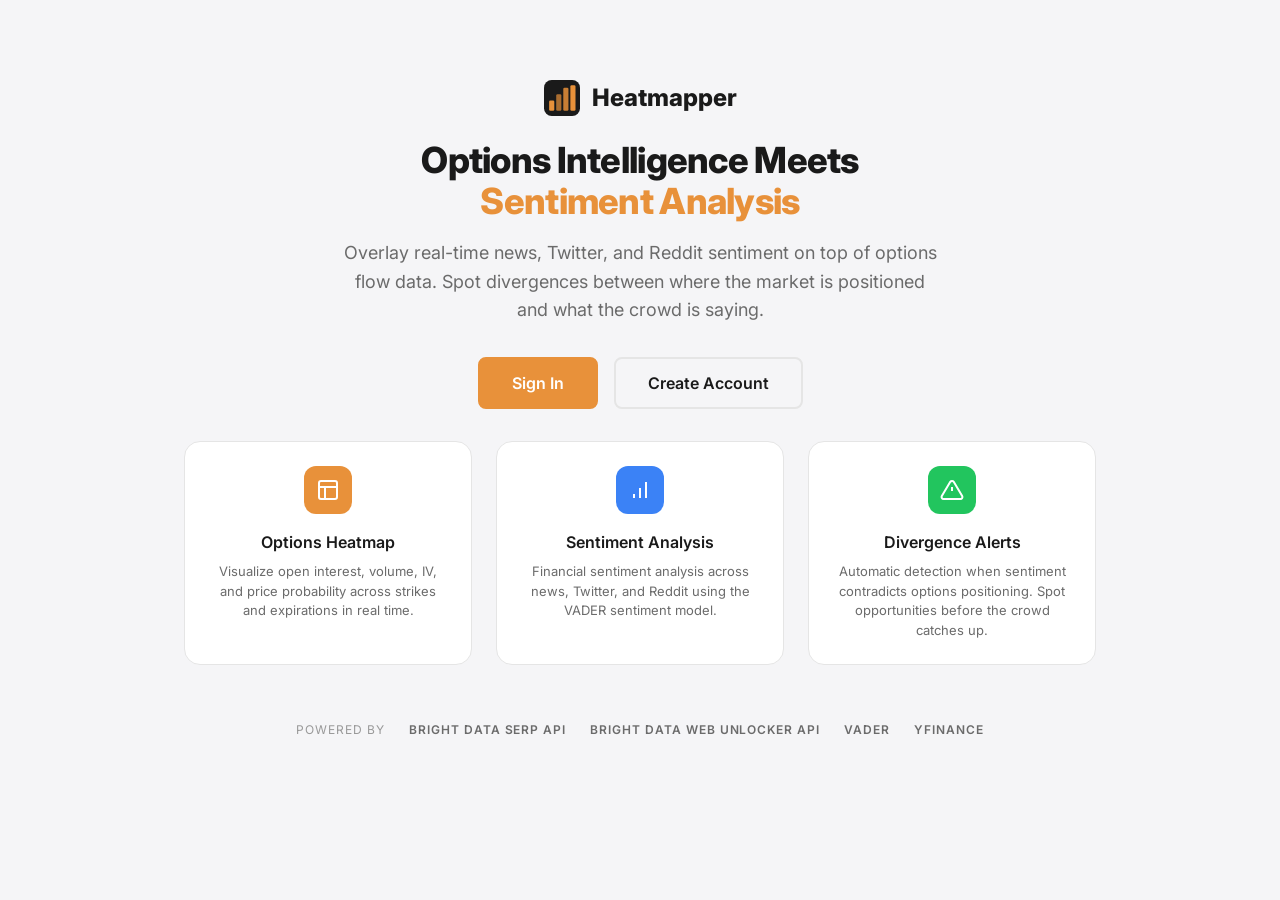
<file: static/landing.html>
<!DOCTYPE html>
<html lang="en">
<head>
  <meta charset="UTF-8" />
  <meta name="viewport" content="width=device-width, initial-scale=1.0" />
  <title>Heatmapper - Options Intelligence Meets Sentiment Analysis</title>
  <link rel="preconnect" href="https://fonts.googleapis.com" />
  <link rel="preconnect" href="https://fonts.gstatic.com" crossorigin />
  <link href="https://fonts.googleapis.com/css2?family=Inter:wght@400;500;600;700;800&display=swap" rel="stylesheet" />
  <link rel="stylesheet" href="/static/styles.css" />
  <script>
    const saved = localStorage.getItem("theme");
    if (saved) document.documentElement.setAttribute("data-theme", saved);
    else if (window.matchMedia("(prefers-color-scheme: dark)").matches) document.documentElement.setAttribute("data-theme", "dark");
  </script>
  <style>
    body { background: var(--color-bg); }

    .landing { max-width: 960px; margin: 0 auto; padding: var(--space-8) var(--space-6); }

    .landing-header {
      text-align: center;
      padding: var(--space-12) 0 var(--space-8);
    }

    .landing-logo {
      display: inline-flex;
      align-items: center;
      gap: var(--space-3);
      font-size: var(--text-2xl);
      font-weight: 800;
      color: var(--color-text);
      margin-bottom: var(--space-6);
    }

    .landing-logo svg { width: 36px; height: 36px; }

    .landing-headline {
      font-size: 2.25rem;
      font-weight: 800;
      color: var(--color-text);
      line-height: 1.15;
      margin-bottom: var(--space-4);
      letter-spacing: -0.02em;
    }

    .landing-headline span { color: var(--color-primary); }

    .landing-sub {
      font-size: var(--text-lg);
      color: var(--color-text-secondary);
      max-width: 600px;
      margin: 0 auto var(--space-8);
      line-height: 1.6;
    }

    .landing-cta {
      display: flex;
      align-items: center;
      justify-content: center;
      gap: var(--space-4);
      margin-top: var(--space-2);
    }

    .cta-btn {
      display: inline-flex;
      align-items: center;
      padding: var(--space-3) var(--space-8);
      border-radius: var(--radius-md);
      font-family: var(--font-sans);
      font-size: var(--text-md);
      font-weight: 600;
      text-decoration: none;
      transition: all 0.15s ease;
    }

    .cta-btn--primary {
      background: var(--color-primary);
      color: white;
      border: 2px solid var(--color-primary);
    }

    .cta-btn--primary:hover {
      background: var(--color-primary-hover);
      border-color: var(--color-primary-hover);
    }

    .cta-btn--secondary {
      background: transparent;
      color: var(--color-text);
      border: 2px solid var(--color-border);
    }

    .cta-btn--secondary:hover { border-color: var(--color-text); }

    .features-grid {
      display: grid;
      grid-template-columns: repeat(3, 1fr);
      gap: var(--space-6);
      margin-bottom: var(--space-10);
    }

    .feature-card {
      background: var(--color-surface);
      border: 1px solid var(--color-border);
      border-radius: var(--radius-xl);
      padding: var(--space-6);
      text-align: center;
    }

    .feature-icon {
      width: 48px;
      height: 48px;
      border-radius: var(--radius-lg);
      display: inline-flex;
      align-items: center;
      justify-content: center;
      margin-bottom: var(--space-4);
      color: white;
    }

    .feature-icon--orange { background: var(--color-primary); }
    .feature-icon--blue { background: var(--color-accent-blue); }
    .feature-icon--green { background: var(--color-accent-green); }

    .feature-title {
      font-size: var(--text-md);
      font-weight: 600;
      color: var(--color-text);
      margin-bottom: var(--space-2);
    }

    .feature-desc {
      font-size: var(--text-sm);
      color: var(--color-text-secondary);
      line-height: 1.5;
    }

    .powered-strip {
      display: flex;
      align-items: center;
      justify-content: center;
      gap: var(--space-6);
      padding: var(--space-4) 0;
      color: var(--color-text-muted);
      font-size: var(--text-xs);
      text-transform: uppercase;
      letter-spacing: 0.08em;
    }

    .powered-strip span { font-weight: 600; color: var(--color-text-secondary); }

    @media (max-width: 768px) {
      .features-grid { grid-template-columns: 1fr; }
      .landing-headline { font-size: 1.75rem; }
    }
  </style>
</head>
<body>

  <div class="landing">
    <header class="landing-header">
      <div class="landing-logo">
        <svg viewBox="0 0 28 28" fill="none" xmlns="http://www.w3.org/2000/svg">
          <rect width="28" height="28" rx="6" fill="#1a1a1a"/>
          <rect x="4" y="16" width="4" height="8" rx="1" fill="#e8913a"/>
          <rect x="9.5" y="11" width="4" height="13" rx="1" fill="#e8913a" opacity="0.7"/>
          <rect x="15" y="6" width="4" height="18" rx="1" fill="#e8913a" opacity="0.85"/>
          <rect x="20.5" y="4" width="4" height="20" rx="1" fill="#e8913a"/>
        </svg>
        Heatmapper
      </div>

      <h1 class="landing-headline">
        Options Intelligence Meets<br/><span>Sentiment Analysis</span>
      </h1>
      <p class="landing-sub">
        Overlay real-time news, Twitter, and Reddit sentiment on top of options flow data.
        Spot divergences between where the market is positioned and what the crowd is saying.
      </p>
      <div class="landing-cta">
        <a href="/login" class="cta-btn cta-btn--primary">Sign In</a>
        <a href="/register" class="cta-btn cta-btn--secondary">Create Account</a>
      </div>
    </header>

    <div class="features-grid">
      <div class="feature-card">
        <div class="feature-icon feature-icon--orange">
          <svg width="24" height="24" viewBox="0 0 24 24" fill="none" stroke="currentColor" stroke-width="2"><rect x="3" y="3" width="18" height="18" rx="2"/><path d="M3 9h18M9 21V9"/></svg>
        </div>
        <div class="feature-title">Options Heatmap</div>
        <div class="feature-desc">Visualize open interest, volume, IV, and price probability across strikes and expirations in real time.</div>
      </div>

      <div class="feature-card">
        <div class="feature-icon feature-icon--blue">
          <svg width="24" height="24" viewBox="0 0 24 24" fill="none" stroke="currentColor" stroke-width="2"><path d="M12 20V10M18 20V4M6 20v-4"/></svg>
        </div>
        <div class="feature-title">Sentiment Analysis</div>
        <div class="feature-desc">Financial sentiment analysis across news, Twitter, and Reddit using the VADER sentiment model.</div>
      </div>

      <div class="feature-card">
        <div class="feature-icon feature-icon--green">
          <svg width="24" height="24" viewBox="0 0 24 24" fill="none" stroke="currentColor" stroke-width="2"><path d="M10.29 3.86L1.82 18a2 2 0 001.71 3h16.94a2 2 0 001.71-3L13.71 3.86a2 2 0 00-3.42 0z"/><line x1="12" y1="9" x2="12" y2="13"/><line x1="12" y1="17" x2="12.01" y2="17"/></svg>
        </div>
        <div class="feature-title">Divergence Alerts</div>
        <div class="feature-desc">Automatic detection when sentiment contradicts options positioning. Spot opportunities before the crowd catches up.</div>
      </div>
    </div>

    <div class="powered-strip">
      Powered by
      <span>Bright Data SERP API</span>
      <span>Bright Data Web Unlocker API</span>
      <span>VADER</span>
      <span>yfinance</span>
    </div>
  </div>

</body>
</html>
</file>
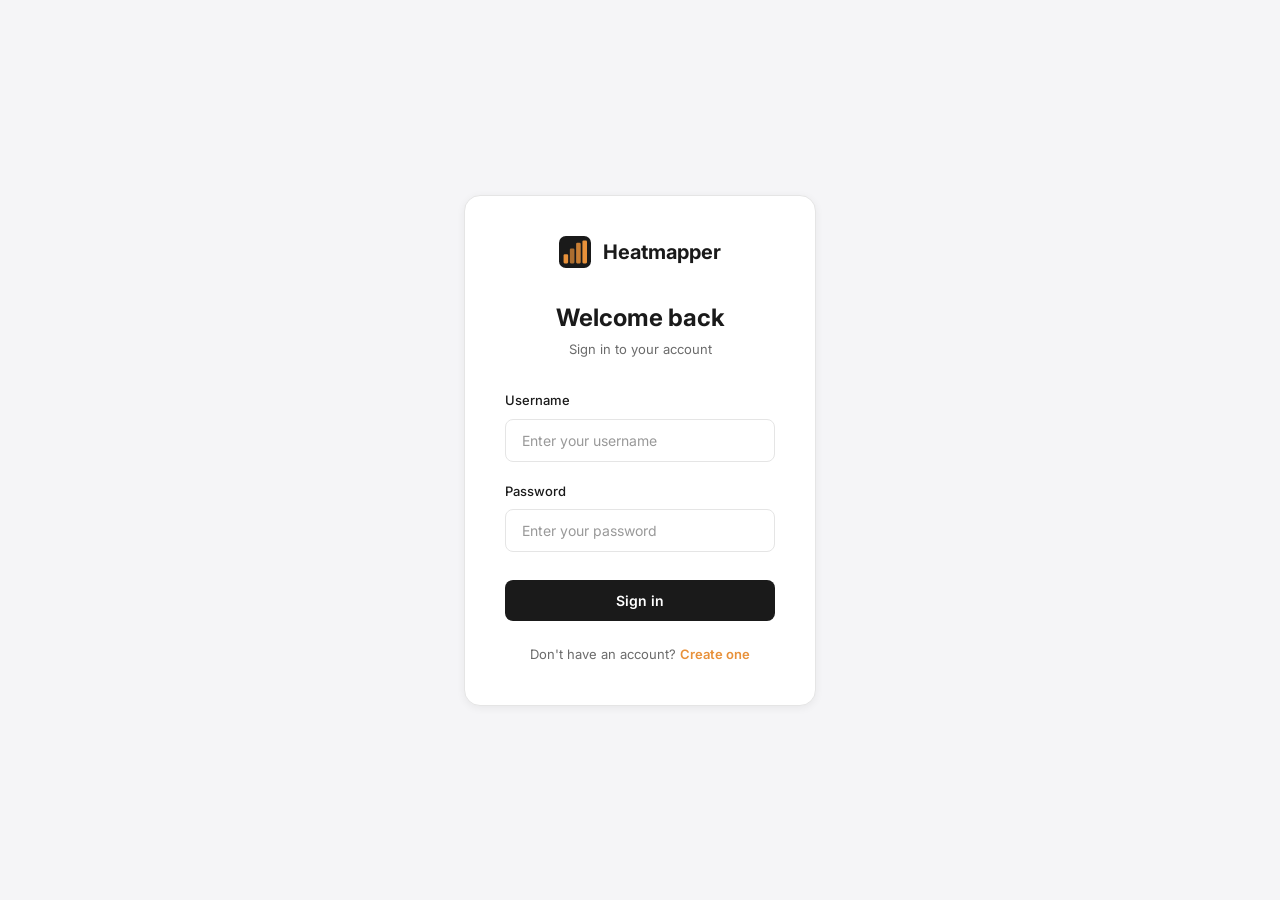
<file: static/login.html>
<!DOCTYPE html>
<html lang="en">
<head>
  <meta charset="UTF-8" />
  <meta name="viewport" content="width=device-width, initial-scale=1.0" />
  <title>Heatmapper - Sign In</title>
  <link rel="preconnect" href="https://fonts.googleapis.com" />
  <link rel="preconnect" href="https://fonts.gstatic.com" crossorigin />
  <link href="https://fonts.googleapis.com/css2?family=Inter:wght@400;500;600;700&display=swap" rel="stylesheet" />
  <link rel="stylesheet" href="/static/styles.css" />
  <script>
    const saved = localStorage.getItem("theme");
    if (saved) document.documentElement.setAttribute("data-theme", saved);
    else if (window.matchMedia("(prefers-color-scheme: dark)").matches) document.documentElement.setAttribute("data-theme", "dark");
  </script>
  <style>
    body {
      display: flex;
      align-items: center;
      justify-content: center;
      min-height: 100vh;
      background: var(--color-bg);
    }
    .auth-container { width: 100%; max-width: 400px; padding: var(--space-6); }
    .auth-card {
      background: var(--color-surface);
      border: 1px solid var(--color-border);
      border-radius: var(--radius-xl);
      padding: var(--space-10);
      box-shadow: var(--shadow-md);
    }
    .auth-logo {
      display: flex;
      align-items: center;
      justify-content: center;
      gap: var(--space-3);
      margin-bottom: var(--space-8);
      font-size: var(--text-xl);
      font-weight: 700;
      color: var(--color-text);
      text-decoration: none;
    }
    .auth-logo svg { width: 32px; height: 32px; }
    .auth-title { font-size: var(--text-2xl); font-weight: 700; text-align: center; margin-bottom: var(--space-1); }
    .auth-subtitle { text-align: center; color: var(--color-text-secondary); font-size: var(--text-sm); margin-bottom: var(--space-8); }
    .form-group { margin-bottom: var(--space-5); }
    .form-group label { display: block; font-size: var(--text-sm); font-weight: 500; color: var(--color-text); margin-bottom: var(--space-2); }
    .form-group .input-field { width: 100%; padding: var(--space-3) var(--space-4); font-size: var(--text-base); }
    .auth-btn {
      width: 100%; padding: var(--space-3) var(--space-4);
      background: var(--color-text); color: var(--color-surface);
      border: none; border-radius: var(--radius-md);
      font-family: var(--font-sans); font-size: var(--text-base); font-weight: 600;
      cursor: pointer; transition: background 0.15s ease; margin-top: var(--space-2);
    }
    .auth-btn:hover { background: #333; }
    .auth-btn:disabled { opacity: 0.5; cursor: not-allowed; }
    [data-theme="dark"] .auth-btn { background: #e5e5e5; color: #1a1a1a; }
    [data-theme="dark"] .auth-btn:hover { background: #ccc; }
    .auth-footer { text-align: center; margin-top: var(--space-6); font-size: var(--text-sm); color: var(--color-text-secondary); }
    .auth-footer a { color: var(--color-primary); text-decoration: none; font-weight: 600; }
    .auth-footer a:hover { text-decoration: underline; }
    .auth-error {
      color: var(--color-accent-red); font-size: var(--text-sm);
      background: #fef2f2; border: 1px solid #fecaca; border-radius: var(--radius-md);
      padding: var(--space-3) var(--space-4); margin-bottom: var(--space-4); display: none;
    }
    [data-theme="dark"] .auth-error { background: #2d1111; border-color: #5c1a1a; }
  </style>
</head>
<body>
  <div class="auth-container">
    <div class="auth-card">
      <a href="/" class="auth-logo">
        <svg viewBox="0 0 28 28" fill="none" xmlns="http://www.w3.org/2000/svg">
          <rect width="28" height="28" rx="6" fill="#1a1a1a"/>
          <rect x="4" y="16" width="4" height="8" rx="1" fill="#e8913a"/>
          <rect x="9.5" y="11" width="4" height="13" rx="1" fill="#e8913a" opacity="0.7"/>
          <rect x="15" y="6" width="4" height="18" rx="1" fill="#e8913a" opacity="0.85"/>
          <rect x="20.5" y="4" width="4" height="20" rx="1" fill="#e8913a"/>
        </svg>
        Heatmapper
      </a>

      <h1 class="auth-title">Welcome back</h1>
      <p class="auth-subtitle">Sign in to your account</p>

      <div class="auth-error" id="error" style="display:none;">Invalid username or password</div>

      <form action="/auth/login" method="POST">
        <div class="form-group">
          <label for="username">Username</label>
          <input class="input-field" name="username" id="username" type="text" placeholder="Enter your username" required autocomplete="username" />
        </div>
        <div class="form-group">
          <label for="password">Password</label>
          <input class="input-field" name="password" id="password" type="password" placeholder="Enter your password" required autocomplete="current-password" />
        </div>
        <button class="auth-btn" type="submit">Sign in</button>
      </form>

      <p class="auth-footer">
        Don't have an account? <a href="/register">Create one</a>
      </p>
    </div>
  </div>

  <script>
    if (new URLSearchParams(window.location.search).has("error")) {
      document.getElementById("error").style.display = "block";
    }
  </script>
</body>
</html>
</file>
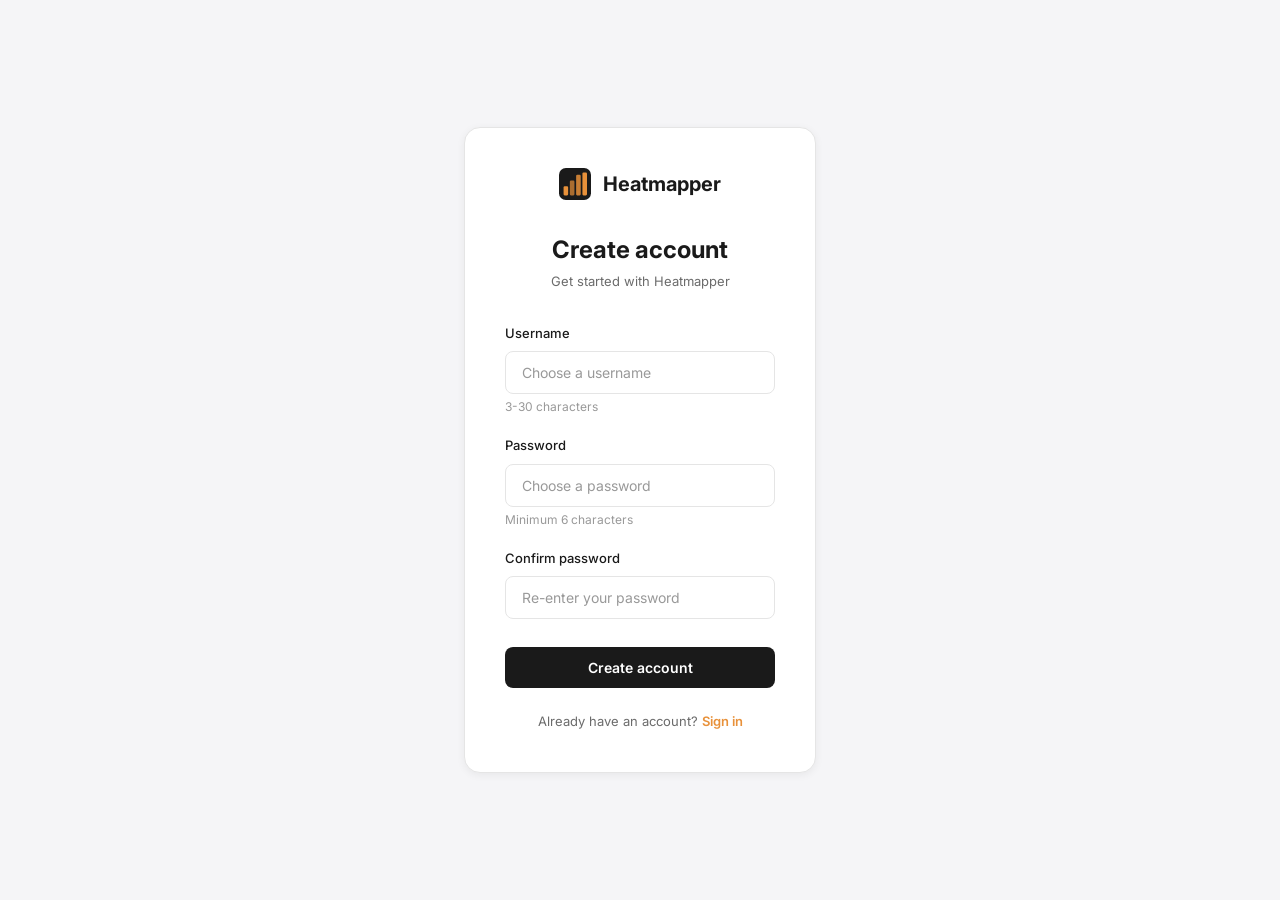
<file: static/register.html>
<!DOCTYPE html>
<html lang="en">
<head>
  <meta charset="UTF-8" />
  <meta name="viewport" content="width=device-width, initial-scale=1.0" />
  <title>Heatmapper - Create Account</title>
  <link rel="preconnect" href="https://fonts.googleapis.com" />
  <link rel="preconnect" href="https://fonts.gstatic.com" crossorigin />
  <link href="https://fonts.googleapis.com/css2?family=Inter:wght@400;500;600;700&display=swap" rel="stylesheet" />
  <link rel="stylesheet" href="/static/styles.css" />
  <script>
    const saved = localStorage.getItem("theme");
    if (saved) document.documentElement.setAttribute("data-theme", saved);
    else if (window.matchMedia("(prefers-color-scheme: dark)").matches) document.documentElement.setAttribute("data-theme", "dark");
  </script>
  <style>
    body {
      display: flex;
      align-items: center;
      justify-content: center;
      min-height: 100vh;
      background: var(--color-bg);
    }
    .auth-container {
      width: 100%;
      max-width: 400px;
      padding: var(--space-6);
    }
    .auth-card {
      background: var(--color-surface);
      border: 1px solid var(--color-border);
      border-radius: var(--radius-xl);
      padding: var(--space-10);
      box-shadow: var(--shadow-md);
    }
    .auth-logo {
      display: flex;
      align-items: center;
      justify-content: center;
      gap: var(--space-3);
      margin-bottom: var(--space-8);
      font-size: var(--text-xl);
      font-weight: 700;
    }
    .auth-logo svg { width: 32px; height: 32px; }
    .auth-title {
      font-size: var(--text-2xl);
      font-weight: 700;
      text-align: center;
      margin-bottom: var(--space-1);
    }
    .auth-subtitle {
      text-align: center;
      color: var(--color-text-secondary);
      font-size: var(--text-sm);
      margin-bottom: var(--space-8);
    }
    .form-group {
      margin-bottom: var(--space-5);
    }
    .form-group label {
      display: block;
      font-size: var(--text-sm);
      font-weight: 500;
      color: var(--color-text);
      margin-bottom: var(--space-2);
    }
    .form-group .input-field {
      width: 100%;
      padding: var(--space-3) var(--space-4);
      font-size: var(--text-base);
    }
    .form-hint {
      font-size: var(--text-xs);
      color: var(--color-text-muted);
      margin-top: var(--space-1);
    }
    .auth-btn {
      width: 100%;
      padding: var(--space-3) var(--space-4);
      background: var(--color-text);
      color: var(--color-surface);
      border: none;
      border-radius: var(--radius-md);
      font-family: var(--font-sans);
      font-size: var(--text-base);
      font-weight: 600;
      cursor: pointer;
      transition: background 0.15s ease;
      margin-top: var(--space-2);
    }
    .auth-btn:hover { background: #333; }
    .auth-btn:disabled { opacity: 0.5; cursor: not-allowed; }
    .auth-footer {
      text-align: center;
      margin-top: var(--space-6);
      font-size: var(--text-sm);
      color: var(--color-text-secondary);
    }
    .auth-footer a {
      color: var(--color-primary);
      text-decoration: none;
      font-weight: 600;
    }
    .auth-footer a:hover { text-decoration: underline; }
    .auth-error {
      color: var(--color-accent-red);
      font-size: var(--text-sm);
      background: #fef2f2;
      border: 1px solid #fecaca;
      border-radius: var(--radius-md);
      padding: var(--space-3) var(--space-4);
      margin-bottom: var(--space-4);
      display: none;
    }
  </style>
</head>
<body>
  <div class="auth-container">
    <div class="auth-card">
      <div class="auth-logo">
        <svg viewBox="0 0 28 28" fill="none" xmlns="http://www.w3.org/2000/svg">
          <rect width="28" height="28" rx="6" fill="#1a1a1a"/>
          <rect x="4" y="16" width="4" height="8" rx="1" fill="#e8913a"/>
          <rect x="9.5" y="11" width="4" height="13" rx="1" fill="#e8913a" opacity="0.7"/>
          <rect x="15" y="6" width="4" height="18" rx="1" fill="#e8913a" opacity="0.85"/>
          <rect x="20.5" y="4" width="4" height="20" rx="1" fill="#e8913a"/>
        </svg>
        Heatmapper
      </div>

      <h1 class="auth-title">Create account</h1>
      <p class="auth-subtitle">Get started with Heatmapper</p>

      <div class="auth-error" id="error"></div>

      <form id="register-form" onsubmit="handleRegister(event)">
        <div class="form-group">
          <label for="username">Username</label>
          <input class="input-field" id="username" type="text" placeholder="Choose a username" required minlength="3" maxlength="30" autocomplete="username" />
          <p class="form-hint">3-30 characters</p>
        </div>
        <div class="form-group">
          <label for="password">Password</label>
          <input class="input-field" id="password" type="password" placeholder="Choose a password" required minlength="6" autocomplete="new-password" />
          <p class="form-hint">Minimum 6 characters</p>
        </div>
        <div class="form-group">
          <label for="confirm">Confirm password</label>
          <input class="input-field" id="confirm" type="password" placeholder="Re-enter your password" required autocomplete="new-password" />
        </div>
        <button class="auth-btn" type="submit" id="submit-btn">Create account</button>
      </form>

      <p class="auth-footer">
        Already have an account? <a href="/login">Sign in</a>
      </p>
    </div>
  </div>

  <script>
    async function handleRegister(e) {
      if (e) e.preventDefault();
      const errEl = document.getElementById("error");
      const btn = document.getElementById("submit-btn");
      if (btn.disabled) return;
      errEl.style.display = "none";

      const password = document.getElementById("password").value;
      const confirm = document.getElementById("confirm").value;

      if (password !== confirm) {
        errEl.textContent = "Passwords do not match";
        errEl.style.display = "block";
        return;
      }

      btn.disabled = true;
      btn.textContent = "Creating account...";

      try {
        const res = await fetch("/api/register", {
          method: "POST",
          headers: { "Content-Type": "application/json" },
          body: JSON.stringify({
            username: document.getElementById("username").value,
            password: password,
          }),
        });

        if (!res.ok) {
          const data = await res.json();
          throw new Error(data.detail || "Registration failed");
        }

        window.location.href = "/";
      } catch (err) {
        errEl.textContent = err.message;
        errEl.style.display = "block";
        btn.disabled = false;
        btn.textContent = "Create account";
      }
    }

    document.getElementById("register-form").addEventListener("submit", handleRegister);
    document.getElementById("submit-btn").addEventListener("click", function(e) {
      e.preventDefault();
      handleRegister();
    });
  </script>
</body>
</html>
</file>
<file: static/styles.css>
/* ============================================
   Heatmapper Design System
   ============================================ */

/* --- Light Tokens (default) --- */
:root {
  --color-bg:          #f5f5f7;
  --color-surface:     #ffffff;
  --color-surface-alt: #fafafa;
  --color-border:      #e5e5e5;
  --color-border-light:#f0f0f0;

  --color-text:        #1a1a1a;
  --color-text-secondary: #6b6b6b;
  --color-text-muted:  #999999;

  --color-primary:     #e8913a;
  --color-primary-hover:#d17e2e;
  --color-primary-light:#fef3e7;

  --color-accent-green:  #22c55e;
  --color-accent-red:    #ef4444;
  --color-accent-blue:   #3b82f6;
  --color-accent-purple: #8b5cf6;

  --color-skeleton:    #e5e5e5;
  --color-skeleton-shine: #f5f5f5;

  --color-plotly-bg:   #fafafa;
  --color-plotly-grid: #e5e5e5;

  --font-sans: 'Inter', -apple-system, BlinkMacSystemFont, 'Segoe UI', Roboto, sans-serif;
  --font-mono: 'SF Mono', 'Fira Code', 'Fira Mono', 'Roboto Mono', monospace;

  --text-xs:   0.75rem;
  --text-sm:   0.8125rem;
  --text-base: 0.875rem;
  --text-md:   1rem;
  --text-lg:   1.125rem;
  --text-xl:   1.25rem;
  --text-2xl:  1.5rem;
  --text-3xl:  1.875rem;

  --space-1: 4px;
  --space-2: 8px;
  --space-3: 12px;
  --space-4: 16px;
  --space-5: 20px;
  --space-6: 24px;
  --space-8: 32px;
  --space-10: 40px;
  --space-12: 48px;

  --radius-sm: 6px;
  --radius-md: 8px;
  --radius-lg: 12px;
  --radius-xl: 16px;

  --shadow-sm: 0 1px 2px rgba(0,0,0,0.04);
  --shadow-md: 0 2px 8px rgba(0,0,0,0.06);
  --shadow-lg: 0 4px 16px rgba(0,0,0,0.08);

  --nav-height: 53px;
}


/* --- Dark Mode Tokens --- */
[data-theme="dark"] {
  --color-bg:          #0f0f0f;
  --color-surface:     #1a1a1a;
  --color-surface-alt: #222222;
  --color-border:      #2e2e2e;
  --color-border-light:#262626;

  --color-text:        #e5e5e5;
  --color-text-secondary: #999999;
  --color-text-muted:  #666666;

  --color-primary-light:#3d2a14;

  --color-skeleton:    #2e2e2e;
  --color-skeleton-shine: #3a3a3a;

  --color-plotly-bg:   #1a1a1a;
  --color-plotly-grid: #2e2e2e;

  --shadow-sm: 0 1px 2px rgba(0,0,0,0.2);
  --shadow-md: 0 2px 8px rgba(0,0,0,0.3);
  --shadow-lg: 0 4px 16px rgba(0,0,0,0.4);
}

[data-theme="dark"] .badge--positive { background: #14532d; color: #4ade80; }
[data-theme="dark"] .badge--negative { background: #450a0a; color: #f87171; }
[data-theme="dark"] .badge--neutral  { background: var(--color-surface-alt); color: var(--color-text-secondary); }
[data-theme="dark"] .badge--info     { background: #1e3a5f; color: #60a5fa; }

[data-theme="dark"] .error-msg {
  background: #2d1111;
  border-color: #5c1a1a;
}

[data-theme="dark"] .stat-change--up  { background: #14532d; color: #4ade80; }
[data-theme="dark"] .stat-change--down { background: #450a0a; color: #f87171; }

[data-theme="dark"] .btn-primary { background: #e5e5e5; color: #1a1a1a; border-color: #e5e5e5; }
[data-theme="dark"] .btn-primary:hover { background: #cccccc; }

[data-theme="dark"] .nav-link.active { background: #e5e5e5; color: #1a1a1a; }

[data-theme="dark"] select.input-field {
  background-image: url("data:image/svg+xml,%3Csvg xmlns='http://www.w3.org/2000/svg' width='12' height='12' viewBox='0 0 24 24' fill='none' stroke='%23999999' stroke-width='2'%3E%3Cpath d='M6 9l6 6 6-6'/%3E%3C/svg%3E");
}


/* --- Reset --- */
*, *::before, *::after {
  box-sizing: border-box;
  margin: 0;
  padding: 0;
}

body {
  font-family: var(--font-sans);
  font-size: var(--text-base);
  color: var(--color-text);
  background: var(--color-bg);
  line-height: 1.5;
  -webkit-font-smoothing: antialiased;
}


/* --- Skeleton Loading --- */
@keyframes shimmer {
  0%   { background-position: -200% 0; }
  100% { background-position: 200% 0; }
}

.skeleton {
  background: linear-gradient(90deg, var(--color-skeleton) 25%, var(--color-skeleton-shine) 50%, var(--color-skeleton) 75%);
  background-size: 200% 100%;
  animation: shimmer 1.5s ease-in-out infinite;
  border-radius: var(--radius-md);
}

.skeleton-text {
  height: 14px;
  width: 80%;
  margin-bottom: var(--space-2);
}

.skeleton-text-sm {
  height: 10px;
  width: 60%;
}

.skeleton-block {
  height: 100%;
  width: 100%;
  min-height: 300px;
  border-radius: var(--radius-lg);
}

.skeleton-stat {
  height: 32px;
  width: 100px;
}

.skeleton-news-item {
  padding: var(--space-3);
  border: 1px solid var(--color-border-light);
  border-radius: var(--radius-md);
  display: flex;
  flex-direction: column;
  gap: var(--space-2);
}


/* --- Top Navigation --- */
.top-nav {
  display: flex;
  align-items: center;
  justify-content: space-between;
  padding: var(--space-3) var(--space-8);
  background: var(--color-surface);
  border-bottom: 1px solid var(--color-border);
  position: sticky;
  top: 0;
  z-index: 100;
  height: var(--nav-height);
}

.nav-brand {
  display: flex;
  align-items: center;
  gap: var(--space-3);
  font-size: var(--text-lg);
  font-weight: 700;
  color: var(--color-text);
  text-decoration: none;
}

.nav-brand svg { width: 28px; height: 28px; }

.nav-links {
  display: flex;
  align-items: center;
  gap: var(--space-1);
  list-style: none;
}

.nav-link {
  padding: var(--space-2) var(--space-4);
  border-radius: var(--radius-md);
  font-size: var(--text-sm);
  font-weight: 500;
  color: var(--color-text-secondary);
  text-decoration: none;
  transition: all 0.15s ease;
  cursor: pointer;
}

.nav-link:hover {
  color: var(--color-text);
  background: var(--color-bg);
}

.nav-link.active {
  color: var(--color-surface);
  background: var(--color-text);
}

.nav-actions {
  display: flex;
  align-items: center;
  gap: var(--space-3);
}

.theme-toggle {
  padding: var(--space-2);
  background: none;
  border: 1px solid var(--color-border);
  border-radius: var(--radius-md);
  color: var(--color-text-secondary);
  cursor: pointer;
  transition: all 0.15s ease;
  display: flex;
  align-items: center;
  justify-content: center;
}

.theme-toggle:hover {
  background: var(--color-bg);
  color: var(--color-text);
}

.user-avatar {
  width: 32px;
  height: 32px;
  border-radius: 50%;
  background: var(--color-primary);
  display: flex;
  align-items: center;
  justify-content: center;
  color: white;
  font-weight: 600;
  font-size: var(--text-sm);
  cursor: pointer;
  text-decoration: none;
}


/* --- Page Layout --- */
.page-container {
  max-width: 1400px;
  margin: 0 auto;
  padding: var(--space-8);
}

.page-header {
  display: flex;
  align-items: center;
  justify-content: space-between;
  margin-bottom: var(--space-6);
}

.page-title {
  font-size: var(--text-2xl);
  font-weight: 700;
  color: var(--color-text);
}


/* --- Cards --- */
.card {
  background: var(--color-surface);
  border: 1px solid var(--color-border);
  border-radius: var(--radius-xl);
  padding: var(--space-6);
  box-shadow: var(--shadow-sm);
  transition: border-color 0.15s ease, box-shadow 0.15s ease;
}

.card-header {
  display: flex;
  align-items: center;
  justify-content: space-between;
  margin-bottom: var(--space-4);
}

.card-header:last-child {
  margin-bottom: 0;
}

.card-title {
  font-size: var(--text-md);
  font-weight: 600;
  color: var(--color-text);
}

.card-subtitle {
  font-size: var(--text-sm);
  color: var(--color-text-secondary);
}

.card-menu-btn {
  display: flex;
  align-items: center;
  justify-content: center;
  width: 32px;
  height: 32px;
  border: 1px solid var(--color-border);
  border-radius: var(--radius-md);
  background: none;
  cursor: pointer;
  color: var(--color-text-secondary);
  transition: all 0.15s ease;
}

.card-menu-btn:hover {
  background: var(--color-bg);
  color: var(--color-text);
}


/* --- Dashboard Grid --- */
.dashboard-grid {
  display: grid;
  grid-template-columns: 1fr;
  gap: var(--space-6);
}

.dashboard-grid--two-col {
  grid-template-columns: 2fr 1fr;
}

.dashboard-grid--equal {
  grid-template-columns: 1fr 1fr;
}

.dashboard-grid--three-col {
  grid-template-columns: repeat(3, 1fr);
}


.sidebar-sticky {
  position: sticky;
  top: calc(var(--nav-height) + var(--space-8));
  align-self: start;
  display: flex;
  flex-direction: column;
  gap: var(--space-6);
  max-height: calc(100vh - var(--nav-height) - var(--space-8) * 2);
  overflow-y: auto;
}


/* --- Toolbar card --- */
.toolbar-card {
  padding: var(--space-4) var(--space-6);
}

.spot-display {
  display: flex;
  align-items: baseline;
  gap: var(--space-2);
}

.spot-price {
  font-size: var(--text-xl);
  font-weight: 700;
  color: var(--color-text);
  line-height: 1;
}

.spot-change {
  font-size: var(--text-sm);
  font-weight: 600;
  padding: 1px var(--space-2);
  border-radius: var(--radius-sm);
}

.spot-change--up {
  color: var(--color-accent-green);
  background: #f0fdf4;
}

.spot-change--down {
  color: var(--color-accent-red);
  background: #fef2f2;
}

[data-theme="dark"] .spot-change--up  { background: #14532d; color: #4ade80; }
[data-theme="dark"] .spot-change--down { background: #450a0a; color: #f87171; }

.toolbar-divider {
  width: 1px;
  height: 24px;
  background: var(--color-border);
  margin: 0 var(--space-2);
}


/* --- Stats strip --- */
.stats-strip {
  display: flex;
  align-items: center;
  gap: var(--space-6);
  padding: var(--space-3) var(--space-6);
  background: var(--color-surface);
  border: 1px solid var(--color-border);
  border-radius: var(--radius-lg);
  box-shadow: var(--shadow-sm);
  flex-wrap: wrap;
}

.stats-strip + .stats-strip {
  border-top: none;
  border-top-left-radius: 0;
  border-top-right-radius: 0;
  box-shadow: none;
}

.stats-strip:has(+ .stats-strip) {
  border-bottom-left-radius: 0;
  border-bottom-right-radius: 0;
  margin-bottom: 0;
}

.stats-strip-item {
  display: flex;
  align-items: center;
  gap: var(--space-2);
}

.stats-strip-divider {
  width: 1px;
  height: 20px;
  background: var(--color-border);
}


/* --- Controls bar --- */
.controls-bar {
  display: flex;
  align-items: center;
  gap: var(--space-3);
  flex-wrap: wrap;
}

.controls-inline {
  display: flex;
  align-items: center;
  gap: var(--space-3);
  flex-wrap: wrap;
  padding-bottom: var(--space-4);
  border-bottom: 1px solid var(--color-border-light);
  margin-bottom: var(--space-4);
}

.input-field {
  padding: var(--space-2) var(--space-3);
  border: 1px solid var(--color-border);
  border-radius: var(--radius-md);
  font-family: var(--font-sans);
  font-size: var(--text-sm);
  color: var(--color-text);
  background: var(--color-surface);
  outline: none;
  transition: border-color 0.15s ease;
}

.input-field:focus {
  border-color: var(--color-primary);
  box-shadow: 0 0 0 3px var(--color-primary-light);
}

.input-field::placeholder {
  color: var(--color-text-muted);
}

select.input-field {
  cursor: pointer;
  appearance: none;
  background-image: url("data:image/svg+xml,%3Csvg xmlns='http://www.w3.org/2000/svg' width='12' height='12' viewBox='0 0 24 24' fill='none' stroke='%236b6b6b' stroke-width='2'%3E%3Cpath d='M6 9l6 6 6-6'/%3E%3C/svg%3E");
  background-repeat: no-repeat;
  background-position: right 10px center;
  padding-right: 28px;
}

.input-label {
  font-size: var(--text-xs);
  font-weight: 500;
  color: var(--color-text-secondary);
  text-transform: uppercase;
  letter-spacing: 0.05em;
}

.input-group {
  display: flex;
  flex-direction: column;
  gap: var(--space-1);
}

.input-group--inline {
  flex-direction: row;
  align-items: center;
  gap: var(--space-2);
}

.input-group--inline .input-label {
  text-transform: none;
  letter-spacing: normal;
  font-size: var(--text-sm);
}


/* --- Buttons --- */
.btn {
  display: inline-flex;
  align-items: center;
  gap: var(--space-2);
  padding: var(--space-2) var(--space-4);
  border: 1px solid transparent;
  border-radius: var(--radius-md);
  font-family: var(--font-sans);
  font-size: var(--text-sm);
  font-weight: 500;
  cursor: pointer;
  transition: all 0.15s ease;
  text-decoration: none;
  line-height: 1.4;
}

.btn-primary {
  background: var(--color-text);
  color: var(--color-surface);
  border-color: var(--color-text);
}

.btn-primary:hover { background: #333; }

.btn-secondary {
  background: var(--color-surface);
  color: var(--color-text);
  border-color: var(--color-border);
}

.btn-secondary:hover { background: var(--color-bg); }

.btn-icon {
  padding: var(--space-2);
  background: none;
  border: 1px solid var(--color-border);
  border-radius: var(--radius-md);
  color: var(--color-text-secondary);
  cursor: pointer;
  transition: all 0.15s ease;
}

.btn-icon:hover {
  background: var(--color-bg);
  color: var(--color-text);
}


/* --- Tabs / Segmented Control --- */
.tab-group {
  display: inline-flex;
  gap: 2px;
  padding: 3px;
  background: var(--color-bg);
  border-radius: var(--radius-md);
  border: 1px solid var(--color-border-light);
}

.tab-btn {
  padding: var(--space-1) var(--space-4);
  border: none;
  border-radius: var(--radius-sm);
  background: none;
  font-family: var(--font-sans);
  font-size: var(--text-sm);
  font-weight: 500;
  color: var(--color-text-secondary);
  cursor: pointer;
  transition: all 0.15s ease;
}

.tab-btn:hover { color: var(--color-text); }

.tab-btn.active {
  background: var(--color-surface);
  color: var(--color-text);
  box-shadow: var(--shadow-sm);
}


/* --- Stat / KPI display --- */
.stat-value {
  font-size: var(--text-3xl);
  font-weight: 700;
  color: var(--color-text);
  line-height: 1.1;
}

.stat-label {
  font-size: var(--text-sm);
  color: var(--color-text-secondary);
}

.stat-change {
  display: inline-flex;
  align-items: center;
  gap: var(--space-1);
  font-size: var(--text-sm);
  font-weight: 600;
  padding: 2px var(--space-2);
  border-radius: var(--radius-sm);
}

.stat-change--up  { color: var(--color-accent-green); background: #f0fdf4; }
.stat-change--down { color: var(--color-accent-red); background: #fef2f2; }


/* --- Badge / Tag --- */
.badge {
  display: inline-flex;
  align-items: center;
  gap: var(--space-1);
  padding: 2px var(--space-2);
  font-size: var(--text-xs);
  font-weight: 600;
  border-radius: var(--radius-sm);
  text-transform: uppercase;
  letter-spacing: 0.03em;
}

.badge--positive { background: #f0fdf4; color: var(--color-accent-green); }
.badge--negative { background: #fef2f2; color: var(--color-accent-red); }
.badge--neutral  { background: var(--color-bg); color: var(--color-text-secondary); }
.badge--info     { background: #eff6ff; color: var(--color-accent-blue); }


/* --- News items --- */
.news-grid {
  display: grid;
  grid-template-columns: repeat(auto-fill, minmax(280px, 1fr));
  gap: var(--space-4);
}

.news-item {
  padding: var(--space-4);
  border: 1px solid var(--color-border-light);
  border-radius: var(--radius-lg);
  display: flex;
  flex-direction: column;
  gap: var(--space-2);
  transition: border-color 0.15s ease;
}

.news-item:hover { border-color: var(--color-border); }

.news-title {
  font-size: var(--text-sm);
  font-weight: 500;
  color: var(--color-text);
  line-height: 1.4;
}

.news-item a:hover .news-title,
.news-item-compact a:hover .news-title {
  color: var(--color-primary);
}


/* --- Compact news list (sidebar) --- */
.news-list-compact {
  display: flex;
  flex-direction: column;
  gap: var(--space-3);
  overflow-y: auto;
}

.news-item-compact {
  padding: var(--space-3);
  border: 1px solid var(--color-border-light);
  border-radius: var(--radius-md);
  display: flex;
  flex-direction: column;
  gap: var(--space-1);
  transition: border-color 0.15s ease;
}

.news-item-compact:hover { border-color: var(--color-border); }

.news-item--positive { border-left: 3px solid var(--color-accent-green); }
.news-item--negative { border-left: 3px solid var(--color-accent-red); }
.news-item--neutral  { border-left: 3px solid var(--color-border); }


/* --- Sentiment Breakdown --- */
.sentiment-overall {
  text-align: center;
  padding: var(--space-4) 0 var(--space-6);
  border-bottom: 1px solid var(--color-border-light);
  margin-bottom: var(--space-4);
}

.sentiment-score-big {
  font-size: var(--text-3xl);
  font-weight: 700;
  font-family: var(--font-mono);
  line-height: 1.1;
}

.sent--positive { color: var(--color-accent-green); }
.sent--negative { color: var(--color-accent-red); }
.sent--neutral  { color: var(--color-text-secondary); }

.sentiment-label-big {
  font-size: var(--text-sm);
  font-weight: 600;
  color: var(--color-text-secondary);
  text-transform: uppercase;
  letter-spacing: 0.05em;
  margin-top: var(--space-1);
  margin-bottom: var(--space-4);
}

.sentiment-bar-track {
  position: relative;
  height: 8px;
  background: linear-gradient(90deg, var(--color-accent-red), var(--color-border) 45%, var(--color-border) 55%, var(--color-accent-green));
  border-radius: 4px;
  overflow: visible;
}

.sentiment-bar-fill {
  display: none;
}

.sentiment-bar-marker {
  position: absolute;
  top: -4px;
  width: 16px;
  height: 16px;
  background: var(--color-surface);
  border: 2px solid var(--color-text);
  border-radius: 50%;
  transform: translateX(-50%);
  box-shadow: var(--shadow-sm);
}

.sentiment-sources {
  display: flex;
  flex-direction: column;
  gap: var(--space-3);
}

.sentiment-source-row {
  display: flex;
  align-items: center;
  gap: var(--space-3);
}

.sentiment-source-name {
  width: 60px;
  font-size: var(--text-sm);
  font-weight: 500;
  color: var(--color-text);
  flex-shrink: 0;
}

.sentiment-source-bar-track {
  flex: 1;
  height: 6px;
  background: var(--color-border-light);
  border-radius: 3px;
  overflow: hidden;
}

.sentiment-source-bar-fill {
  height: 100%;
  background: linear-gradient(90deg, var(--color-accent-red), var(--color-border) 45%, var(--color-border) 55%, var(--color-accent-green));
  border-radius: 3px;
}

.sentiment-source-score {
  width: 60px;
  text-align: right;
  font-size: var(--text-sm);
  font-weight: 600;
  flex-shrink: 0;
}


/* --- Heatmap plot container --- */
.plot-container {
  width: 100%;
  height: 55vh;
  min-height: 350px;
}

.plot-container .modebar {
  opacity: 0;
  transition: opacity 0.2s ease;
}

.plot-container:hover .modebar {
  opacity: 1;
}


/* --- Divergence Banner --- */
.divergence-banner {
  display: flex;
  align-items: center;
  gap: var(--space-4);
  padding: var(--space-4) var(--space-6);
  border-radius: var(--radius-lg);
  margin-top: var(--space-4);
  margin-bottom: var(--space-4);
  border: 1px solid;
}

.divergence-banner--bullish {
  background: #f0fdf4;
  border-color: #22c55e;
  color: #166534;
}

.divergence-banner--bearish {
  background: #fef2f2;
  border-color: #ef4444;
  color: #991b1b;
}

.divergence-banner--bullish-subtle {
  background: #f0fdf4;
  border-color: #86efac;
  color: #166534;
}

.divergence-banner--bearish-subtle {
  background: #fef2f2;
  border-color: #fecaca;
  color: #991b1b;
}

.divergence-banner--neutral {
  background: var(--color-surface-alt);
  border-color: var(--color-border);
  color: var(--color-text-secondary);
}

.divergence-banner--loading {
  background: var(--color-surface);
  border-color: var(--color-border);
  color: var(--color-text-muted);
}

[data-theme="dark"] .divergence-banner--loading {
  background: var(--color-surface);
  border-color: var(--color-border);
  color: var(--color-text-muted);
}

[data-theme="dark"] .divergence-banner--bullish {
  background: #052e16;
  border-color: #22c55e;
  color: #86efac;
}

[data-theme="dark"] .divergence-banner--bearish {
  background: #450a0a;
  border-color: #ef4444;
  color: #f87171;
}

[data-theme="dark"] .divergence-banner--bullish-subtle {
  background: #052e16;
  border-color: #166534;
  color: #86efac;
}

[data-theme="dark"] .divergence-banner--bearish-subtle {
  background: #450a0a;
  border-color: #5c1a1a;
  color: #f87171;
}

[data-theme="dark"] .divergence-banner--neutral {
  background: var(--color-surface-alt);
  border-color: var(--color-border);
  color: var(--color-text-secondary);
}

.divergence-icon {
  flex-shrink: 0;
  display: flex;
  align-items: center;
}

.divergence-content {
  flex: 1;
  min-width: 0;
}

.divergence-title {
  font-weight: 600;
  font-size: var(--text-sm);
  margin-bottom: 2px;
}

.divergence-detail {
  font-size: var(--text-xs);
  opacity: 0.85;
}

.divergence-metrics {
  display: flex;
  gap: var(--space-6);
  flex-shrink: 0;
}

.divergence-metric {
  display: flex;
  flex-direction: column;
  align-items: center;
  gap: 2px;
}


/* --- Error message --- */
.error-msg {
  color: var(--color-accent-red);
  font-size: var(--text-sm);
  padding: var(--space-3) var(--space-4);
  background: #fef2f2;
  border: 1px solid #fecaca;
  border-radius: var(--radius-md);
  display: none;
}


/* --- Divider --- */
.divider {
  height: 1px;
  background: var(--color-border);
  margin: var(--space-4) 0;
}


/* --- Toast --- */
.toast {
  position: fixed;
  bottom: var(--space-6);
  left: 50%;
  transform: translateX(-50%);
  background: var(--color-text);
  color: var(--color-surface);
  padding: var(--space-3) var(--space-6);
  border-radius: var(--radius-lg);
  font-size: var(--text-sm);
  font-weight: 500;
  box-shadow: var(--shadow-lg);
  z-index: 200;
  max-width: 500px;
  text-align: center;
}


/* --- Utility --- */
.flex { display: flex; }
.flex-col { flex-direction: column; }
.items-center { align-items: center; }
.justify-between { justify-content: space-between; }
.gap-1 { gap: var(--space-1); }
.gap-2 { gap: var(--space-2); }
.gap-3 { gap: var(--space-3); }
.gap-4 { gap: var(--space-4); }
.gap-6 { gap: var(--space-6); }
.mt-2 { margin-top: var(--space-2); }
.mt-4 { margin-top: var(--space-4); }
.mb-4 { margin-bottom: var(--space-4); }
.text-muted { color: var(--color-text-muted); }
.text-secondary { color: var(--color-text-secondary); }
.text-sm { font-size: var(--text-sm); }
.text-xs { font-size: var(--text-xs); }
.font-mono { font-family: var(--font-mono); }
.font-semibold { font-weight: 600; }
.font-bold { font-weight: 700; }
.uppercase { text-transform: uppercase; }
.tracking-wide { letter-spacing: 0.05em; }
.w-full { width: 100%; }
.hidden { display: none !important; }


/* --- Responsive --- */
@media (max-width: 1024px) {
  .dashboard-grid--two-col,
  .dashboard-grid--equal {
    grid-template-columns: 1fr;
  }
  .sidebar-sticky {
    position: static;
    max-height: none;
  }
}

@media (max-width: 768px) {
  .page-container { padding: var(--space-4); }
  .top-nav { padding: var(--space-3) var(--space-4); }
  .nav-links { display: none; }
  .controls-bar,
  .controls-inline { flex-direction: column; align-items: stretch; }
  .stats-strip { flex-wrap: wrap; gap: var(--space-3); padding: var(--space-3) var(--space-4); }
  .toolbar-divider { display: none; }
  .dashboard-grid--three-col { grid-template-columns: 1fr; }
  .plot-container { height: 50vh; min-height: 300px; }
}

/* --- Structural Levels Table --- */
.levels-table {
  width: 100%;
  border-collapse: collapse;
  font-size: 13px;
}
.levels-table th {
  text-align: left;
  padding: var(--space-2) var(--space-3);
  color: var(--color-text-secondary);
  font-weight: 500;
  font-size: 11px;
  text-transform: uppercase;
  letter-spacing: 0.05em;
  border-bottom: 1px solid var(--color-border);
  white-space: nowrap;
}
.levels-table td {
  padding: var(--space-2) var(--space-3);
  border-bottom: 1px solid var(--color-border);
  white-space: nowrap;
}
.levels-table tr:last-child td { border-bottom: none; }
.levels-table tr:hover td { background: var(--color-surface-alt); }
.levels-top3 { display: flex; flex-direction: column; gap: var(--space-2); }
.levels-top3-item {
  display: flex;
  align-items: center;
  gap: var(--space-3);
  font-size: 13px;
  padding: var(--space-2) 0;
}
.mb-4 { margin-bottom: var(--space-4); }

/* Glossary */
.levels-glossary summary {
  cursor: pointer;
  user-select: none;
  font-size: 11px;
  font-weight: 600;
  text-transform: uppercase;
  letter-spacing: 0.06em;
  color: var(--color-text-secondary);
  padding: var(--space-2) 0;
  list-style: none;
}
.levels-glossary summary::-webkit-details-marker { display: none; }
.levels-glossary summary::after {
  content: " ▾";
  font-size: 12px;
}
.levels-glossary[open] summary::after { content: " ▴"; }
.levels-glossary-grid {
  display: grid;
  grid-template-columns: repeat(auto-fill, minmax(260px, 1fr));
  gap: 0;
  margin-top: var(--space-3);
  border-top: 1px solid var(--color-border);
}
.levels-glossary-item {
  display: flex;
  flex-direction: column;
  gap: var(--space-1);
  padding: var(--space-3) var(--space-4) var(--space-3) 0;
  border-bottom: 1px solid var(--color-border);
}
.levels-glossary-term {
  font-size: 13px;
  font-weight: 600;
  color: var(--color-text-primary);
}
.levels-glossary-def {
  font-size: 12px;
  color: var(--color-text-secondary);
  line-height: 1.6;
}
</file>
